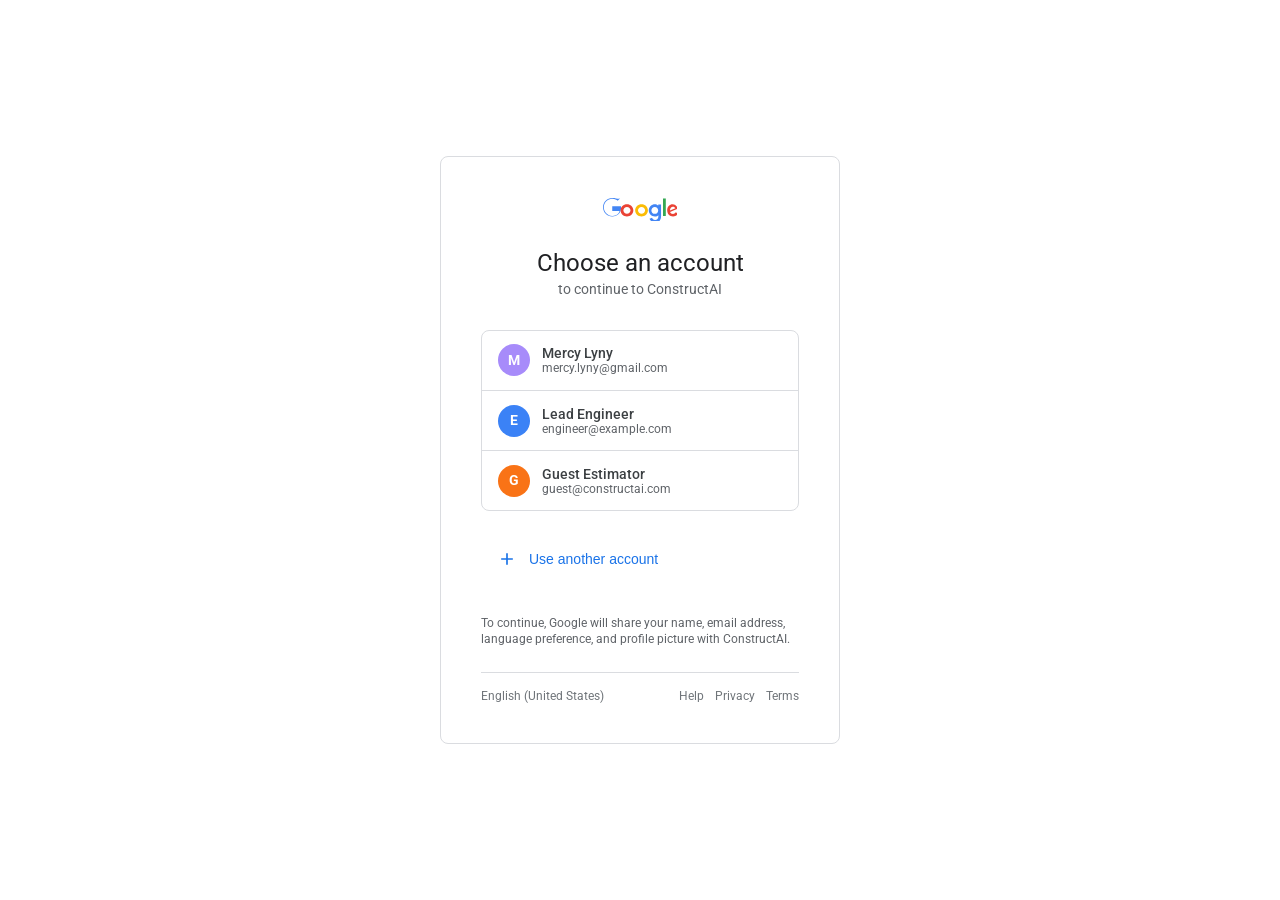
<file: frontend/public/google-auth.html>
<!DOCTYPE html>
<html lang="en">
<head>
  <meta charset="UTF-8">
  <meta name="viewport" content="width=device-width, initial-scale=1.0">
  <title>Sign in - Google Accounts</title>
  <link href="https://fonts.googleapis.com/css2?family=Roboto:wght@400;500&display=swap" rel="stylesheet">
  <style>
    body {
      font-family: 'Roboto', Arial, sans-serif;
      background-color: #ffffff;
      color: #202124;
      margin: 0;
      padding: 0;
      display: flex;
      justify-content: center;
      align-items: center;
      min-height: 100vh;
      box-sizing: border-box;
    }
    .container {
      width: 100%;
      max-width: 400px;
      padding: 2.5rem;
      border: 1px solid #dadce0;
      border-radius: 8px;
      text-align: center;
      box-sizing: border-box;
    }
    h1 {
      font-size: 1.5rem;
      font-weight: 400;
      color: #202124;
      margin: 1rem 0 0.25rem 0;
    }
    .subtitle {
      font-size: 0.9rem;
      color: #5f6368;
      margin: 0 0 2rem 0;
    }
    .accounts-list {
      max-height: 220px;
      overflow-y: auto;
      margin-bottom: 1.5rem;
      border: 1px solid #dadce0;
      border-radius: 8px;
      text-align: left;
    }
    .account-item {
      display: flex;
      align-items: center;
      padding: 0.85rem 1rem;
      border-bottom: 1px solid #dadce0;
      cursor: pointer;
      transition: background-color 0.2s ease;
    }
    .account-item:last-child {
      border-bottom: none;
    }
    .account-item:hover {
      background-color: #f8f9fa;
    }
    .avatar {
      width: 32px;
      height: 32px;
      border-radius: 50%;
      color: #ffffff;
      display: flex;
      align-items: center;
      justify-content: center;
      font-weight: bold;
      font-size: 0.9rem;
      margin-right: 12px;
    }
    .details {
      flex: 1;
    }
    .name {
      font-size: 0.875rem;
      font-weight: 500;
      color: #3c4043;
    }
    .email {
      font-size: 0.75rem;
      color: #5f6368;
    }
    .use-another-btn {
      display: flex;
      align-items: center;
      width: 100%;
      padding: 0.85rem 1rem;
      background: none;
      border: none;
      cursor: pointer;
      font-size: 0.875rem;
      font-weight: 500;
      color: #1a73e8;
      transition: background-color 0.2s ease;
      border-radius: 4px;
      text-align: left;
    }
    .use-another-btn:hover {
      background-color: #f8f9fa;
    }
    .use-another-btn svg {
      margin-right: 12px;
    }
    .form-container {
      margin: 1rem 0;
      padding: 1rem;
      border: 1px dashed #dadce0;
      border-radius: 8px;
      background: #f8f9fa;
      text-align: left;
    }
    .input-field {
      width: 100%;
      padding: 8px 12px;
      border: 1px solid #dadce0;
      border-radius: 4px;
      font-size: 0.85rem;
      margin-bottom: 10px;
      box-sizing: border-box;
      color: #333;
    }
    .input-field:last-of-type {
      margin-bottom: 12px;
    }
    .btn-group {
      display: flex;
      gap: 8px;
      justify-content: flex-end;
    }
    .btn {
      padding: 6px 12px;
      border: none;
      border-radius: 4px;
      font-size: 0.8rem;
      cursor: pointer;
    }
    .btn-cancel {
      background: #e0e0e0;
      color: #333;
    }
    .btn-submit {
      background: #1a73e8;
      color: #fff;
    }
    .notice {
      font-size: 0.75rem;
      color: #5f6368;
      margin-top: 2rem;
      text-align: left;
      line-height: 1.4;
    }
    .footer {
      display: flex;
      justify-content: space-between;
      font-size: 0.75rem;
      color: #70757a;
      margin-top: 1.5rem;
      border-top: 1px solid #dadce0;
      padding-top: 1rem;
    }
    .footer-links span {
      margin-left: 8px;
      cursor: pointer;
    }
  </style>
</head>
<body>
  <div class="container">
    <!-- Google Logo SVG -->
    <svg width="74" height="24" viewBox="0 0 74 24" style="margin-bottom: 8px;">
      <path fill="#4285F4" d="M9.24 11.23v2.85h7.27c-.29 1.64-1.9 4.82-7.27 4.82-4.64 0-8.43-3.84-8.43-8.58s3.79-8.58 8.43-8.58c2.64 0 4.41 1.09 5.42 2.06l2.27-2.18C15.42 2.19 12.62 1 9.24 1 4.14 1 0 5.14 0 10.25s4.14 9.25 9.24 9.25c5.32 0 8.86-3.74 8.86-9.02 0-.61-.06-1.07-.15-1.25H9.24z"/>
      <path fill="#EA4335" d="M23.95 7.15c-3.56 0-6.39 2.62-6.39 6.22s2.83 6.22 6.39 6.22c3.56 0 6.39-2.62 6.39-6.22s-2.83-6.22-6.39-6.22zm0 9.7c-1.96 0-3.58-1.57-3.58-3.48s1.62-3.48 3.58-3.48 3.58 1.57 3.58 3.48-1.62 3.48-3.58 3.48z"/>
      <path fill="#FBBC05" d="M38.54 7.15c-3.56 0-6.39 2.62-6.39 6.22s2.83 6.22 6.39 6.22c3.56 0 6.39-2.62 6.39-6.22s-2.83-6.22-6.39-6.22zm0 9.7c-1.96 0-3.58-1.57-3.58-3.48s1.62-3.48 3.58-3.48 3.58 1.57 3.58 3.48-1.62 3.48-3.58 3.48z"/>
      <path fill="#4285F4" d="M51.97 7.15c-3.41 0-6.22 2.68-6.22 6.22s2.78 6.16 6.16 6.16c1.61 0 2.82-.67 3.48-1.39v1.18c0 2.37-1.27 3.64-3.3 3.64-1.67 0-2.7-1.2-3.08-2.22l-2.48 1.03c.73 1.73 2.6 3.93 5.56 3.93 3.23 0 5.96-1.9 5.96-6.42V7.45h-2.79v1.12c-.65-.73-1.83-1.42-3.29-1.42zm-.16 9.7c-1.93 0-3.42-1.57-3.42-3.45s1.49-3.48 3.42-3.48c1.9 0 3.39 1.57 3.39 3.48s-1.49 3.45-3.39 3.45z"/>
      <path fill="#34A853" d="M59.98 1.48h2.82v17.5h-2.82V1.48z"/>
      <path fill="#EA4335" d="M69.66 7.15c-3.1 0-5.46 2.37-5.46 6.09 0 3.84 2.45 6.22 5.86 6.22 2.76 0 4.31-1.67 5-2.7l-2.3-1.52c-.76 1.12-1.79 1.64-2.7 1.64-1.58 0-2.54-.79-3.03-1.91l7.86-3.25-.27-.67c-.52-1.39-2.09-3.9-5.16-3.9zm.12 2.67c1.24 0 2.27.64 2.6 1.48l-5.43 2.24c0-2.21 1.58-3.72 2.83-3.72z"/>
    </svg>

    <h1>Choose an account</h1>
    <div class="subtitle">to continue to ConstructAI</div>

    <!-- Accounts List -->
    <div class="accounts-list" id="accounts-list">
      <!-- Generated via JS -->
    </div>

    <!-- Use another account section -->
    <div id="use-another-section">
      <button type="button" class="use-another-btn" id="use-another-btn">
        <svg width="20" height="20" fill="currentColor" viewBox="0 0 24 24">
          <path d="M19 13h-6v6h-2v-6H5v-2h6V5h2v6h6v2z"/>
        </svg>
        <span>Use another account</span>
      </button>
    </div>

    <div id="new-account-form-container" style="display: none;">
      <form id="new-account-form" class="form-container">
        <input type="text" id="new-name" class="input-field" placeholder="Full Name" required />
        <input type="email" id="new-email" class="input-field" placeholder="Email address" required />
        <div class="btn-group">
          <button type="button" class="btn btn-cancel" id="btn-cancel">Cancel</button>
          <button type="submit" class="btn btn-submit">Next</button>
        </div>
      </form>
    </div>

    <div class="notice">
      To continue, Google will share your name, email address, language preference, and profile picture with ConstructAI.
    </div>

    <div class="footer">
      <span>English (United States)</span>
      <div class="footer-links">
        <span>Help</span>
        <span>Privacy</span>
        <span>Terms</span>
      </div>
    </div>
  </div>

  <script>
    let googleAccounts = [
      { name: 'Mercy Lyny', email: 'mercy.lyny@gmail.com', avatarColor: '#a78bfa', avatarChar: 'M' },
      { name: 'Lead Engineer', email: 'engineer@example.com', avatarColor: '#3b82f6', avatarChar: 'E' },
      { name: 'Guest Estimator', email: 'guest@constructai.com', avatarColor: '#f97316', avatarChar: 'G' }
    ];

    const accountsListDiv = document.getElementById('accounts-list');
    const useAnotherBtn = document.getElementById('use-another-btn');
    const newAccountFormContainer = document.getElementById('new-account-form-container');
    const useAnotherSection = document.getElementById('use-another-section');
    const btnCancel = document.getElementById('btn-cancel');
    const newAccountForm = document.getElementById('new-account-form');

    function selectAccount(account) {
      if (window.opener) {
        window.opener.postMessage({
          type: 'GOOGLE_SIGN_IN_SUCCESS',
          account: {
            name: account.name,
            email: account.email
          }
        }, window.location.origin);
        window.close();
      } else {
        alert('This window was not opened by ConstructAI.');
      }
    }

    function renderAccounts() {
      accountsListDiv.innerHTML = '';
      googleAccounts.forEach((acc) => {
        const item = document.createElement('div');
        item.className = 'account-item';
        item.innerHTML = `
          <div class="avatar" style="background-color: ${acc.avatarColor}">${acc.avatarChar}</div>
          <div class="details">
            <div class="name">${acc.name}</div>
            <div class="email">${acc.email}</div>
          </div>
        `;
        item.addEventListener('click', () => selectAccount(acc));
        accountsListDiv.appendChild(item);
      });
    }

    useAnotherBtn.addEventListener('click', () => {
      useAnotherSection.style.display = 'none';
      newAccountFormContainer.style.display = 'block';
    });

    btnCancel.addEventListener('click', () => {
      newAccountFormContainer.style.display = 'none';
      useAnotherSection.style.display = 'block';
    });

    newAccountForm.addEventListener('submit', (e) => {
      e.preventDefault();
      const name = document.getElementById('new-name').value;
      const email = document.getElementById('new-email').value;

      const newAccount = {
        name,
        email,
        avatarColor: '#10b981',
        avatarChar: name.charAt(0).toUpperCase()
      };

      selectAccount(newAccount);
    });

    renderAccounts();
  </script>
</body>
</html>
</file>
